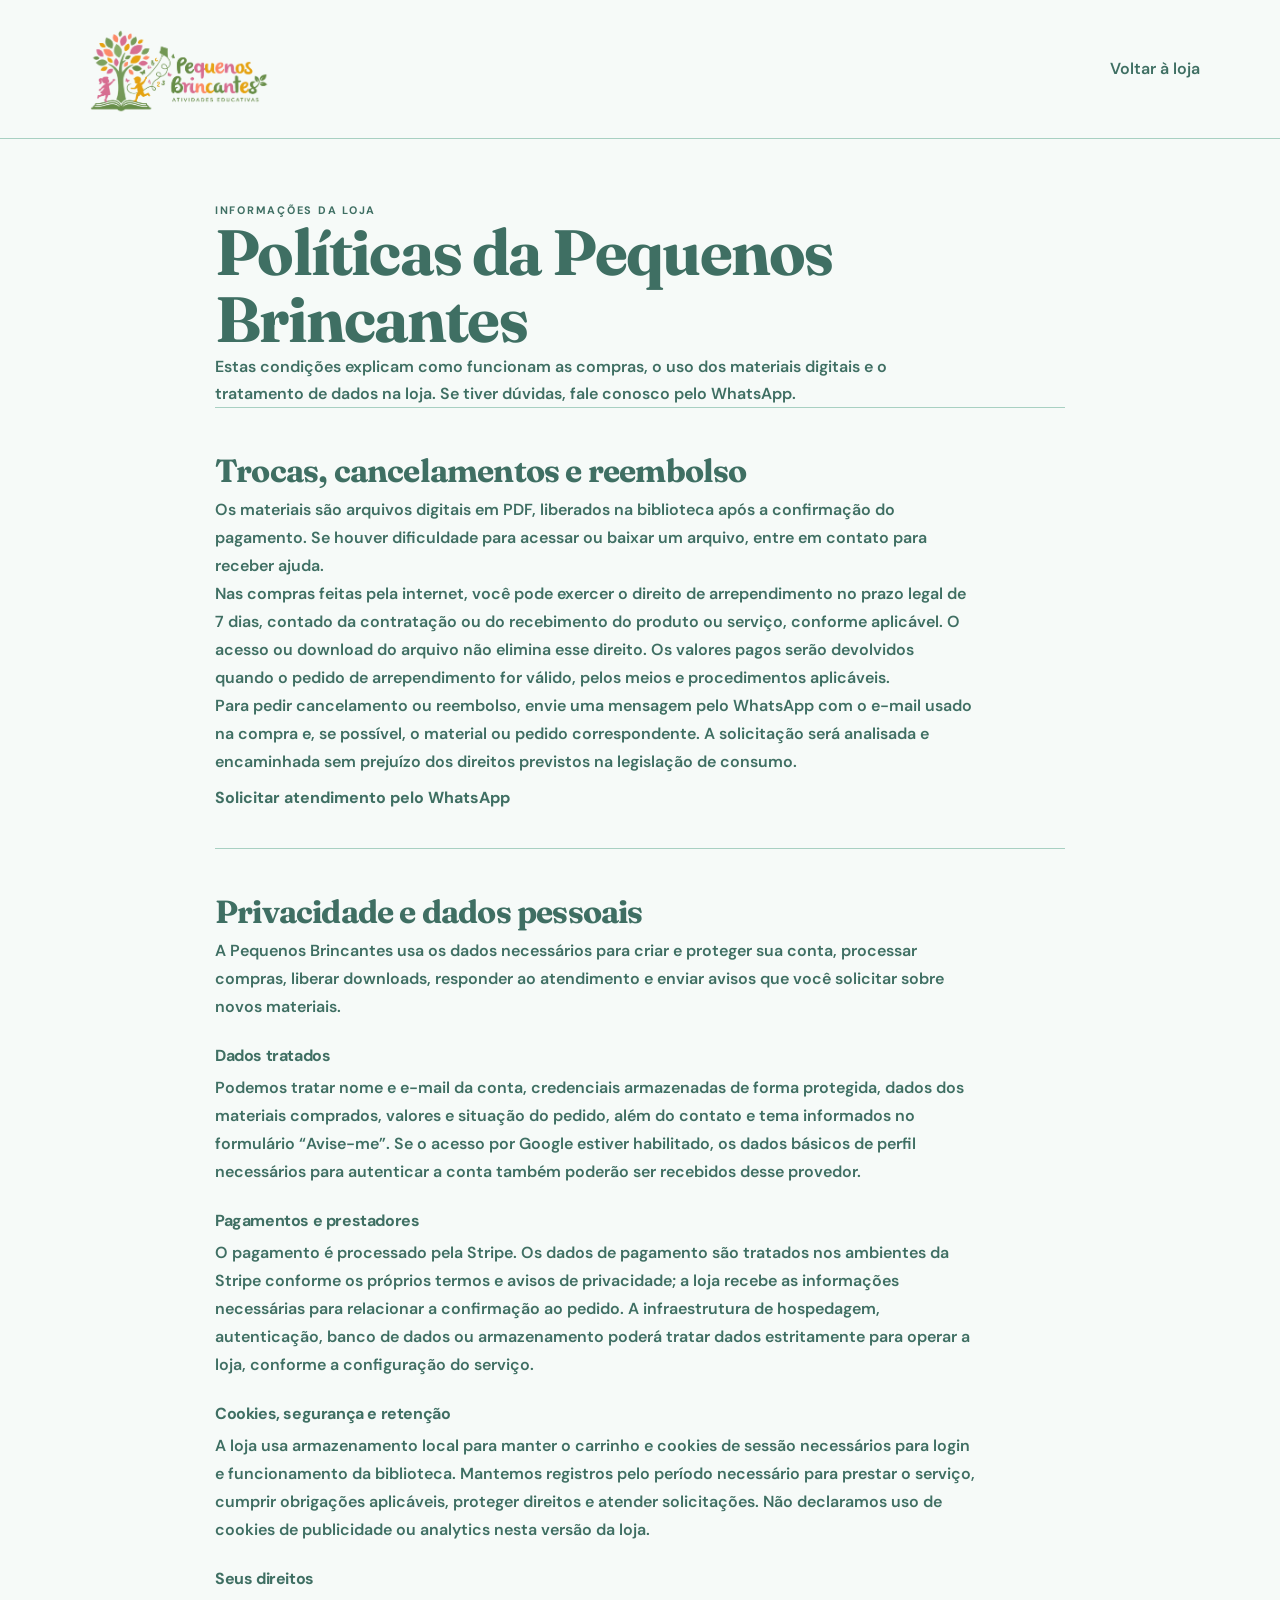
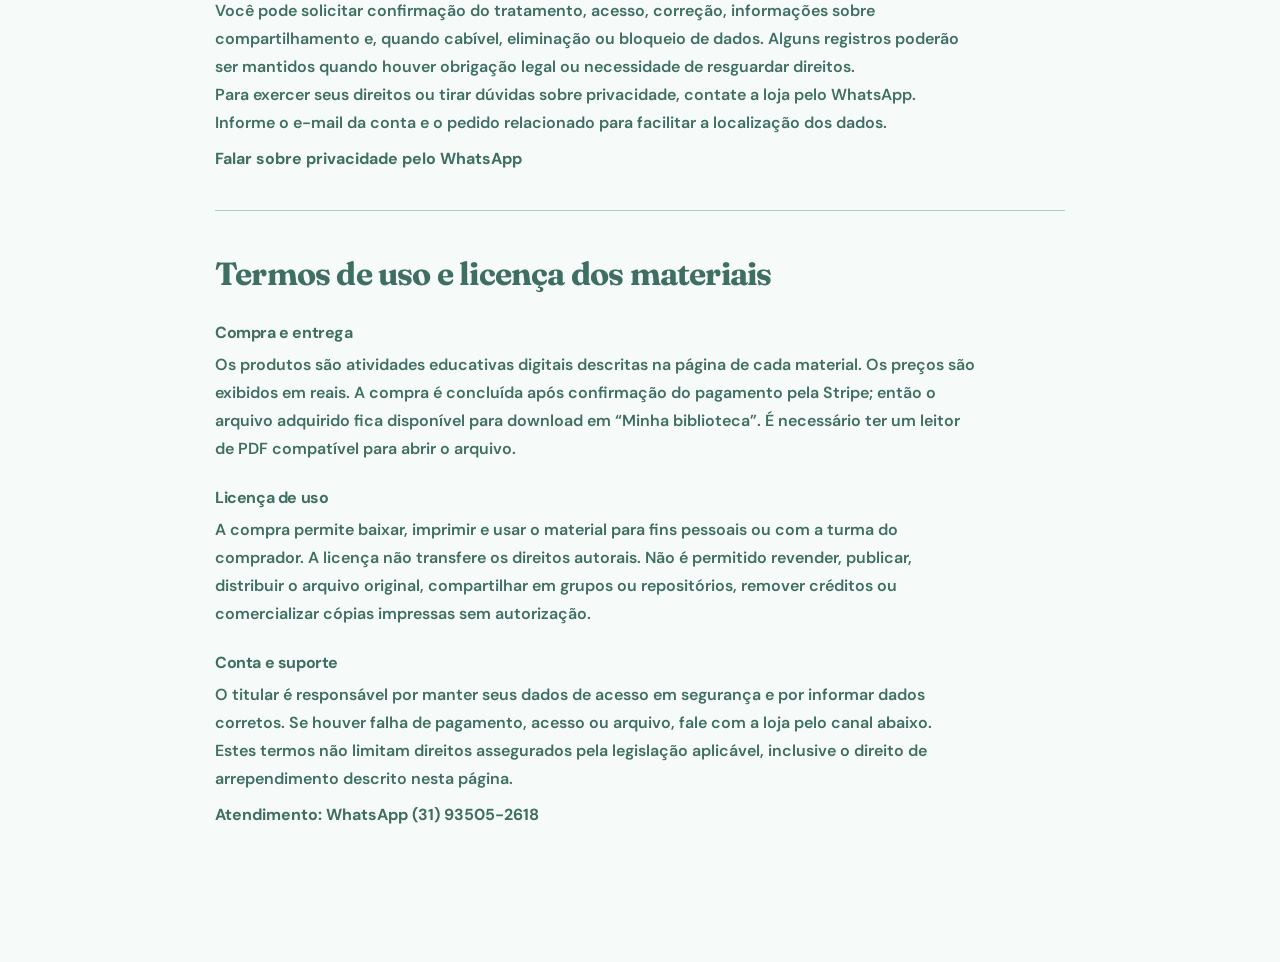
<file: politicas.html>
<!doctype html>
<html lang="pt-BR">
<head>
  <meta charset="utf-8">
  <meta name="viewport" content="width=device-width,initial-scale=1">
  <meta name="theme-color" content="#3F6F63">
  <title>Políticas da loja | Pequenos Brincantes</title>
  <link rel="preconnect" href="https://fonts.googleapis.com">
  <link rel="preconnect" href="https://fonts.gstatic.com" crossorigin>
  <link href="https://fonts.googleapis.com/css2?family=DM+Sans:wght@400;500;600;700&family=Fraunces:opsz,wght@9..144,500;9..144,600;9..144,700&display=swap" rel="stylesheet">
  <link rel="stylesheet" href="/style.css">
  <style>
    .legal-page{min-height:100vh;background:var(--color-1);color:var(--color-5)}
    .legal-header{display:flex;align-items:center;justify-content:space-between;padding:16px max(24px,calc((100vw - 1120px)/2));border-bottom:1px solid var(--color-3)}
    .legal-header img{display:block;width:190px;height:auto}
    .legal-header a:last-child,.legal-page a{color:var(--color-5);text-underline-offset:4px}
    .legal-main{width:min(850px,calc(100% - 40px));margin:0 auto;padding:64px 0 96px}
    .legal-main>p:first-of-type{max-width:680px;line-height:1.7}
    .legal-main h1,.legal-main h2{color:var(--color-5);font-family:var(--font-display)}
    .legal-main h1{font-size:clamp(2.5rem,6vw,4rem);line-height:1.05}
    .legal-section{padding:38px 0;border-top:1px solid var(--color-3);scroll-margin-top:24px}
    .legal-section h2{font-size:2rem}
    .legal-section h3{margin:24px 0 8px;font:700 1rem var(--font-body)}
    .legal-section p,.legal-section li{max-width:760px;color:var(--color-5);line-height:1.75}
    .legal-section ul{padding-left:22px}
    .legal-contact{display:inline-block;margin-top:10px;font-weight:700}
    @media(max-width:560px){.legal-header{padding-inline:20px}.legal-header img{width:150px}.legal-main{padding-top:42px}.legal-section{padding:28px 0}}
  </style>
</head>
<body class="legal-page">
  <header class="legal-header">
    <a href="/" aria-label="Pequenos Brincantes — início"><img src="/brand-logo.png" alt="Pequenos Brincantes"></a>
    <a href="/">Voltar à loja</a>
  </header>
  <main class="legal-main">
    <span class="eyebrow">INFORMAÇÕES DA LOJA</span>
    <h1>Políticas da Pequenos Brincantes</h1>
    <p>Estas condições explicam como funcionam as compras, o uso dos materiais digitais e o tratamento de dados na loja. Se tiver dúvidas, fale conosco pelo WhatsApp.</p>
    <section class="legal-section" id="reembolso">
      <h2>Trocas, cancelamentos e reembolso</h2>
      <p>Os materiais são arquivos digitais em PDF, liberados na biblioteca após a confirmação do pagamento. Se houver dificuldade para acessar ou baixar um arquivo, entre em contato para receber ajuda.</p>
      <p>Nas compras feitas pela internet, você pode exercer o direito de arrependimento no prazo legal de 7 dias, contado da contratação ou do recebimento do produto ou serviço, conforme aplicável. O acesso ou download do arquivo não elimina esse direito. Os valores pagos serão devolvidos quando o pedido de arrependimento for válido, pelos meios e procedimentos aplicáveis.</p>
      <p>Para pedir cancelamento ou reembolso, envie uma mensagem pelo WhatsApp com o e-mail usado na compra e, se possível, o material ou pedido correspondente. A solicitação será analisada e encaminhada sem prejuízo dos direitos previstos na legislação de consumo.</p>
      <a class="legal-contact" href="https://wa.me/5531935052618" target="_blank" rel="noopener noreferrer">Solicitar atendimento pelo WhatsApp</a>
    </section>
    <section class="legal-section" id="privacidade">
      <h2>Privacidade e dados pessoais</h2>
      <p>A Pequenos Brincantes usa os dados necessários para criar e proteger sua conta, processar compras, liberar downloads, responder ao atendimento e enviar avisos que você solicitar sobre novos materiais.</p>
      <h3>Dados tratados</h3>
      <p>Podemos tratar nome e e-mail da conta, credenciais armazenadas de forma protegida, dados dos materiais comprados, valores e situação do pedido, além do contato e tema informados no formulário “Avise-me”. Se o acesso por Google estiver habilitado, os dados básicos de perfil necessários para autenticar a conta também poderão ser recebidos desse provedor.</p>
      <h3>Pagamentos e prestadores</h3>
      <p>O pagamento é processado pela Stripe. Os dados de pagamento são tratados nos ambientes da Stripe conforme os próprios termos e avisos de privacidade; a loja recebe as informações necessárias para relacionar a confirmação ao pedido. A infraestrutura de hospedagem, autenticação, banco de dados ou armazenamento poderá tratar dados estritamente para operar a loja, conforme a configuração do serviço.</p>
      <h3>Cookies, segurança e retenção</h3>
      <p>A loja usa armazenamento local para manter o carrinho e cookies de sessão necessários para login e funcionamento da biblioteca. Mantemos registros pelo período necessário para prestar o serviço, cumprir obrigações aplicáveis, proteger direitos e atender solicitações. Não declaramos uso de cookies de publicidade ou analytics nesta versão da loja.</p>
      <h3>Seus direitos</h3>
      <p>Você pode solicitar confirmação do tratamento, acesso, correção, informações sobre compartilhamento e, quando cabível, eliminação ou bloqueio de dados. Alguns registros poderão ser mantidos quando houver obrigação legal ou necessidade de resguardar direitos.</p>
      <p>Para exercer seus direitos ou tirar dúvidas sobre privacidade, contate a loja pelo WhatsApp. Informe o e-mail da conta e o pedido relacionado para facilitar a localização dos dados.</p>
      <a class="legal-contact" href="https://wa.me/5531935052618" target="_blank" rel="noopener noreferrer">Falar sobre privacidade pelo WhatsApp</a>
    </section>
    <section class="legal-section" id="termos">
      <h2>Termos de uso e licença dos materiais</h2>
      <h3>Compra e entrega</h3>
      <p>Os produtos são atividades educativas digitais descritas na página de cada material. Os preços são exibidos em reais. A compra é concluída após confirmação do pagamento pela Stripe; então o arquivo adquirido fica disponível para download em “Minha biblioteca”. É necessário ter um leitor de PDF compatível para abrir o arquivo.</p>
      <h3>Licença de uso</h3>
      <p>A compra permite baixar, imprimir e usar o material para fins pessoais ou com a turma do comprador. A licença não transfere os direitos autorais. Não é permitido revender, publicar, distribuir o arquivo original, compartilhar em grupos ou repositórios, remover créditos ou comercializar cópias impressas sem autorização.</p>
      <h3>Conta e suporte</h3>
      <p>O titular é responsável por manter seus dados de acesso em segurança e por informar dados corretos. Se houver falha de pagamento, acesso ou arquivo, fale com a loja pelo canal abaixo. Estes termos não limitam direitos assegurados pela legislação aplicável, inclusive o direito de arrependimento descrito nesta página.</p>
      <a class="legal-contact" href="https://wa.me/5531935052618" target="_blank" rel="noopener noreferrer">Atendimento: WhatsApp (31) 93505-2618</a>
    </section>
  </main>
</body>
</html>
</file>
<file: style.css>
:root {
  --paper: var(--white);
  --sheet: var(--white);
  --ink: var(--ink);
  --muted: var(--burgundy);
  --accent: var(--burgundy);
  --accent-deep: var(--ink);
  --cta: var(--orange);
  --highlight: var(--white);
  --line: var(--tint);
  --danger: var(--burgundy);
  --font-display: Fraunces, Georgia, 'Times New Roman', serif;
  --font-body: 'DM Sans', Arial, sans-serif;
  --blue: var(--ink);
  --deep: var(--ink);
  --teal: var(--burgundy);
  --mint: var(--white);
  --yellow: var(--orange);
  --cream: var(--white);
  --space: 8px;
}
* { box-sizing: border-box; }
html { scroll-behavior: smooth; }
body { margin: 0; background: var(--paper); color: var(--ink); font: 600 16px/1.55 var(--font-body); }
h1, h2, h3, p { margin: 0; }
h1, h2, h3 { font-family: var(--font-display); font-weight: 700; letter-spacing: -.025em; }
button, input, select, textarea { font: inherit; }
button, a { -webkit-tap-highlight-color: transparent; }
button { cursor: pointer; }
a { color: inherit; text-decoration: none; }
a:focus-visible, button:focus-visible, input:focus-visible, select:focus-visible, textarea:focus-visible { outline: 3px solid var(--white); outline-offset: 2px; box-shadow: 0 0 0 4px var(--accent-deep); }
img, svg { max-width: 100%; }
.container { width: min(1160px, calc(100% - 48px)); margin-inline: auto; }
.site-header { min-height: 92px; display: flex; align-items: center; justify-content: space-between; gap: 24px; padding: 8px max(24px, calc((100vw - 1160px) / 2)); background: var(--paper); border-bottom: 1px solid var(--line); position: relative; z-index: 2; }
.brand { display: flex; align-items: center; white-space: nowrap; }
.brand-logo { width: 232px; height: 88px; overflow: hidden; flex: 0 0 auto; }
.brand-logo img, .footer-logo img { width: 100%; height: 100%; object-fit: cover; display: block; }
.site-header nav { display: flex; gap: 28px; font-size: .9rem; font-weight: 800; }
.site-header nav a, .back-store { text-underline-offset: 4px; }
.site-header nav a:hover, .back-store:hover, .hero-text-link:hover { text-decoration: underline; }
.header-actions { display: flex; align-items: center; gap: 12px; }
.account-chip { display: inline-flex; align-items: center; justify-content: center; min-height: 42px; padding: 8px 14px; border: 1px solid var(--line); border-radius: 8px; font-size: .84rem; font-weight: 800; white-space: nowrap; }
.button { min-height: 44px; display: inline-flex; align-items: center; justify-content: center; gap: 9px; padding: 10px 18px; border: 1px solid transparent; border-radius: 8px; font-size: .9rem; font-weight: 900; line-height: 1.2; white-space: nowrap; }
.button:hover { filter: brightness(.94); }
.button:disabled { opacity: .55; cursor: not-allowed; }
.button-green { background: var(--cta); color: var(--white); }
.button-yellow { background: var(--cta); color: var(--white); }
.button-white, .button-outline { background: var(--sheet); border-color: var(--line); color: var(--ink); }
.header-add svg { width: 19px; height: 19px; fill: none; stroke: currentColor; stroke-width: 1.8; stroke-linecap: round; stroke-linejoin: round; }
#cart-count { min-width: 20px; text-align: center; }
.hero { background: var(--accent-deep); color: var(--sheet); }
.hero-inner { min-height: 528px; display: grid; grid-template-columns: minmax(0, 1.05fr) minmax(340px, .95fr); align-items: center; gap: 32px; padding-block: 44px; }
.hero-copy { max-width: 650px; padding-block: 20px; }
.hero-label, .eyebrow { display: block; font-size: .74rem; font-weight: 900; letter-spacing: .105em; line-height: 1.4; }
.hero-label { color: var(--burgundy); margin-bottom: 16px; }
.hero h1 { max-width: 620px; color: var(--white); font-size: clamp(2.8rem, 5vw, 4.7rem); line-height: .98; }
.hero-copy > p { max-width: 510px; margin-top: 20px; color: var(--white); font-size: 1.06rem; }
.hero-copy > .hero-note { margin-top: 14px; color: var(--tint); font-size: .9rem; }
.hero-actions { display: flex; align-items: center; gap: 22px; margin-top: 28px; }
.hero-text-link { color: var(--white); font-weight: 800; text-underline-offset: 4px; }
.hero-art { position: relative; min-height: 420px; }
.hero-sheet { position: absolute; display: block; width: 190px; aspect-ratio: 3 / 4; padding: 8px; border: 1px solid var(--tint); border-radius: 3px; background: var(--sheet); color: var(--ink); box-shadow: 5px 6px 0 var(--ink); text-align: left; }
.hero-sheet-vowels { left: 2%; top: 42px; transform: rotate(-8deg); }
.hero-sheet-shapes { left: 31%; top: 10px; transform: rotate(4deg); z-index: 1; }
.hero-sheet-reading { right: 1%; top: 74px; transform: rotate(9deg); }
.worksheet-page { height: 100%; padding: 12px 11px; border: 1px solid var(--tint); background: var(--white); overflow: hidden; }
.worksheet-kicker { display: block; color: var(--accent); font-size: .43rem; font-weight: 900; letter-spacing: .08em; }
.worksheet-page h2 { margin-top: 13px; font-size: 1rem; line-height: 1.1; }
.worksheet-page p { margin-top: 8px; color: var(--muted); font-size: .54rem; line-height: 1.35; }
.worksheet-objects { display: grid; gap: 7px; margin: 14px 0; }
.worksheet-objects span { display: flex; align-items: center; gap: 8px; font-size: .5rem; }
.worksheet-objects i { width: 22px; height: 22px; display: block; border: 1.5px solid var(--accent); border-radius: 50%; position: relative; }
.apple-drawing::before { content: 'a'; position: absolute; inset: 0; color: var(--accent); font: 700 .9rem/20px var(--font-display); text-align: center; }
.sun-drawing::before { content: 'e'; position: absolute; inset: 0; color: var(--accent); font: 700 .9rem/20px var(--font-display); text-align: center; }
.house-drawing::before { content: 'i'; position: absolute; inset: 0; color: var(--accent); font: 700 .9rem/20px var(--font-display); text-align: center; }
.worksheet-writing { display: grid; gap: 9px; margin: 11px 0; font-size: .47rem; }
.worksheet-writing span, .worksheet-lines span { height: 11px; border-bottom: 1px dashed var(--burgundy); }
.worksheet-page small { color: var(--muted); font-size: .43rem; }
.shape-board { display: grid; grid-template-columns: repeat(3, 1fr); gap: 10px; place-items: center; margin: 25px 0 20px; }
.shape-board i { width: 24px; height: 24px; display: block; border: 2px solid var(--accent); }
.shape-circle { border-radius: 50%; }
.shape-triangle { border: 0!important; background: var(--highlight); clip-path: polygon(50% 0, 100% 100%, 0 100%); }
.shape-square { background: var(--tint); }
.worksheet-lines { display: grid; gap: 6px; margin: 18px 0; }
.worksheet-lines span { height: 13px; }
.worksheet-question { display: block; margin: 10px 0 7px; font-size: .5rem; }
.drawing-box { height: 62px; border: 1px dashed var(--burgundy); }
.hero-sheet-real { padding: 0; overflow: hidden; }
.hero-sheet-real img { width: 100%; height: 100%; display: block; object-fit: contain; }
.hero-sheet-real:nth-child(1) { left: 2%; top: 42px; transform: rotate(-7deg); }
.hero-sheet-real:nth-child(2) { left: 31%; top: 10px; transform: rotate(3deg); z-index: 1; }
.hero-sheet-real:nth-child(3) { right: 1%; top: 74px; transform: rotate(8deg); }
.section { padding: 80px 0 88px; }
.section-heading { display: flex; align-items: end; justify-content: space-between; gap: 24px; margin-bottom: 32px; }
.section-heading > div { max-width: 700px; }
.eyebrow { color: var(--accent-deep); }
.section h2 { margin-top: 8px; color: var(--ink); font-size: clamp(2.1rem, 3.4vw, 3.2rem); line-height: 1.04; }
.section-heading p { margin-top: 10px; max-width: 590px; color: var(--muted); }
#etapas { background: var(--accent-deep); color: var(--sheet); }
#etapas .eyebrow { color: var(--burgundy); }
#etapas h2 { color: var(--sheet); }
#etapas .section-heading p { color: var(--white); }
.level-grid { display: grid; grid-template-columns: repeat(3, minmax(0, 1fr)); align-items: start; gap: 20px; }
.level-card { position: relative; width: 100%; min-height: 290px; display: flex; flex-direction: column; align-items: flex-start; padding: 22px; border: 1px solid var(--tint); border-radius: 4px; background: var(--sheet); color: var(--ink); box-shadow: 4px 5px 0 var(--ink); text-align: left; }
.level-card::before { content: 'EI'; position: absolute; top: 14px; right: 14px; min-width: 35px; padding: 5px 7px; background: var(--highlight); color: var(--ink); font: 900 .65rem/1 var(--font-body); text-align: center; transform: rotate(5deg); }
.level-fundamental-one::before { content: '1º–5º'; }
.level-fundamental-two::before { content: '6º–9º'; }
.level-infantil { margin-top: 18px; transform: rotate(-1.2deg); }
.level-fundamental-one { margin-top: 52px; transform: rotate(.8deg); }
.level-fundamental-two { margin-top: 4px; transform: rotate(-.6deg); }
.level-icon { width: 112px; height: 112px; display: block; margin-bottom: 14px; }
.level-icon img { width: 100%; height: 100%; object-fit: contain; display: block; }
.level-card strong { font: 700 1.5rem/1.1 var(--font-display); }
.level-card small { max-width: 275px; margin-top: 8px; color: var(--muted); font-size: .9rem; }
.card-link { margin-top: auto; padding-top: 18px; color: var(--accent-deep); font-size: .84rem; font-weight: 900; text-decoration: underline; text-underline-offset: 4px; }
.count-pill { padding: 6px 10px; border-bottom: 2px solid var(--accent); color: var(--accent-deep); font-size: .82rem; font-weight: 900; white-space: nowrap; }
.filter-bar { display: grid; grid-template-columns: minmax(240px, 2fr) minmax(145px, 1fr) minmax(145px, 1fr) auto; align-items: end; gap: 16px; padding: 18px 0; border-block: 1px solid var(--line); margin-bottom: 30px; }
.search-field { height: 48px; display: flex; align-items: center; gap: 10px; padding: 0 12px; border: 1px solid var(--line); border-radius: 6px; background: var(--sheet); }
.search-field svg { width: 20px; height: 20px; flex: 0 0 auto; fill: none; stroke: var(--ink); stroke-width: 1.8; stroke-linecap: round; }
.search-field input { width: 100%; border: 0; outline: 0; background: transparent; color: var(--ink); }
.filter-field { display: flex; flex-direction: column; gap: 5px; color: var(--muted); font-size: .76rem; font-weight: 900; }
.filter-field select { height: 48px; min-width: 0; padding: 0 10px; border: 1px solid var(--line); border-radius: 6px; background: var(--sheet); color: var(--ink); }
.clear-button { height: 48px; border: 0; background: transparent; color: var(--accent-deep); font-size: .82rem; font-weight: 900; text-decoration: underline; text-underline-offset: 4px; }
.material-grid { display: grid; grid-template-columns: repeat(3, minmax(0, 1fr)); align-items: start; gap: 20px; }
.material { min-width: 0; padding: 0 0 20px; border-bottom: 2px solid var(--line); }
.material:nth-child(3n + 2) { margin-top: 24px; }
.material-top { display: flex; align-items: center; justify-content: space-between; gap: 12px; min-height: 34px; }
.material-level { display: inline-flex; align-items: center; width: max-content; max-width: 100%; padding: 4px 8px; border-left: 3px solid var(--accent); color: var(--ink); font-size: .72rem; font-weight: 900; }
.material-format { color: var(--muted); font-size: .7rem; font-weight: 900; letter-spacing: .08em; }
.material-preview { width: min(100%, 230px); aspect-ratio: 3 / 4; display: block; margin: 12px auto 18px; padding: 7px; border: 1px solid var(--line); background: var(--sheet); box-shadow: 4px 5px 0 var(--ink); transform: rotate(-1.5deg); }
.material-preview img { width: 100%; height: 100%; display: block; object-fit: contain; }
.material h3 { margin-top: 12px; font-size: 1.5rem; line-height: 1.12; }
.material p { min-height: 48px; margin-top: 7px; color: var(--muted); font-size: .9rem; }
.meta { display: flex; justify-content: space-between; gap: 12px; margin-top: 14px; padding-top: 12px; border-top: 1px solid var(--line); color: var(--muted); font-size: .78rem; }
.meta strong { color: var(--ink); font-size: .95rem; }
.material-actions { display: flex; flex-wrap: wrap; gap: 8px; margin-top: 16px; }
.material-actions button { min-height: 40px; padding: 8px 12px; border: 1px solid var(--accent); border-radius: 6px; background: var(--accent); color: var(--white); font-size: .78rem; font-weight: 900; }
.material-actions button:nth-child(2) { background: transparent; color: var(--accent-deep); }
.empty-state { max-width: 670px; margin: 30px auto; padding: 28px 24px; border: 1px solid var(--line); background: var(--sheet); text-align: left; }
.empty-drawing { width: 104px; height: 78px; margin-bottom: 14px; fill: none; stroke: var(--accent); stroke-width: 2.4; stroke-linecap: round; stroke-linejoin: round; }
.empty-state h3 { max-width: 520px; font-size: 1.8rem; line-height: 1.1; }
.empty-state p { max-width: 530px; margin-top: 10px; color: var(--muted); }
.text-link { display: inline-flex; margin-top: 16px; color: var(--accent-deep); font-weight: 900; text-decoration: underline; text-underline-offset: 4px; }
.seasonal-section { padding-top: 72px; }
.seasonal-section .section-heading { align-items: end; }
.month-link { padding: 7px 0; border: 0; border-bottom: 1px solid var(--accent); background: transparent; color: var(--accent-deep); font-size: .84rem; font-weight: 900; white-space: nowrap; }
.seasonal-grid { display: grid; grid-template-columns: repeat(4, minmax(0, 1fr)); gap: 18px; }
.seasonal-card { min-width: 0; padding: 0 0 16px; border-bottom: 1px solid var(--line); }
.seasonal-preview-button { width: 100%; aspect-ratio: 4 / 3; display: block; margin-bottom: 12px; padding: 6px; border: 1px solid var(--line); background: var(--sheet); box-shadow: 3px 4px 0 var(--ink); cursor: pointer; }
.seasonal-preview-button img { width: 100%; height: 100%; display: block; object-fit: contain; }
.seasonal-card h3 { font-size: 1.22rem; line-height: 1.15; }
.seasonal-card time { display: block; margin-top: 5px; color: var(--muted); font-size: .78rem; }
.seasonal-price, .coming-badge { display: inline-block; margin-top: 10px; color: var(--accent-deep); font-size: .77rem; font-weight: 900; }
.seasonal-link { display: block; width: max-content; margin-top: 8px; color: var(--accent-deep); font-size: .78rem; font-weight: 900; text-decoration: underline; text-underline-offset: 3px; }
.notify-button { margin-top: 9px; padding: 7px 10px; border: 1px solid var(--line); border-radius: 6px; background: transparent; color: var(--ink); font-size: .77rem; font-weight: 900; }
.how { padding-block: 54px 62px; border-top: 1px solid var(--line); }
.how .container { display: grid; grid-template-columns: .65fr 1.35fr; align-items: center; gap: 30px; }
.steps-flow { display: flex; align-items: center; justify-content: space-between; gap: 18px; color: var(--ink); font-size: 1.06rem; font-weight: 800; }
.steps-flow b { color: var(--accent); font: 700 1.6rem var(--font-display); }
footer { padding: 28px 0; background: var(--accent-deep); color: var(--sheet); }
.footer-inner { display: flex; align-items: center; justify-content: space-between; gap: 24px; }
.footer-logo { width: 190px; height: 74px; overflow: hidden; }
.footer-inner p { max-width: 340px; color: var(--white); font-size: .85rem; }
.footer-inner a:not(.brand) { font-size: .85rem; font-weight: 900; text-decoration: underline; text-underline-offset: 4px; }
.footer-links { display: flex; gap: 18px; }
dialog { width: min(460px, calc(100% - 24px)); max-height: min(90vh, 820px); padding: 0; border: 1px solid var(--line); border-radius: 10px; background: var(--sheet); color: var(--ink); }
dialog::backdrop { background: var(--ink); }
.confirm-body { position: relative; padding: 28px; }
.confirm-body h2 { padding-right: 38px; font-size: 2rem; line-height: 1.05; }
.confirm-body > p { margin-top: 10px; color: var(--muted); }
.cart-close, .preview-close { position: absolute; top: 12px; right: 12px; width: 36px; height: 36px; border: 1px solid var(--line); border-radius: 6px; background: var(--paper); color: var(--ink); font-size: 1.4rem; line-height: 1; }
.cart-line { display: grid; grid-template-columns: 1fr auto auto; align-items: center; gap: 14px; padding: 12px 0; border-bottom: 1px solid var(--line); }
.cart-line button { width: 30px; height: 30px; border: 1px solid var(--line); border-radius: 6px; background: transparent; color: var(--danger); }
.cart-total { color: var(--ink)!important; text-align: right; font-weight: 900; }
.cart-message { color: var(--danger)!important; font-size: .85rem; }
#checkout-button { width: 100%; margin-top: 12px; }
.theme-alert-form { display: flex; flex-direction: column; gap: 10px; }
.theme-alert-form h2 { padding-right: 30px; }
.theme-alert-form label { margin-top: 6px; font-size: .82rem; font-weight: 900; }
.theme-alert-form small { color: var(--muted); font-size: .74rem; }
.theme-alert-form input { width: 100%; min-height: 46px; padding: 10px 12px; border: 1px solid var(--line); border-radius: 6px; background: var(--white); color: var(--ink); }
.theme-alert-form .theme-alert-message { min-height: 22px; color: var(--accent-deep); font-size: .82rem; }
.preview-dialog { width: min(900px, calc(100% - 24px)); max-width: none; overflow: visible; }
.preview-modal { display: grid; grid-template-columns: minmax(0, 1.1fr) minmax(250px, .9fr); align-items: center; gap: 28px; padding: 28px; }
.preview-gallery { position: relative; padding: 18px; border: 1px solid var(--line); background: var(--paper); }
.preview-stage { position: relative; width: min(100%, 360px); aspect-ratio: 3 / 4; margin-inline: auto; overflow: hidden; border: 1px solid var(--line); background: var(--sheet); box-shadow: 4px 5px 0 var(--ink); touch-action: pan-y; }
.preview-stage img { width: 100%; height: 100%; display: block; object-fit: contain; }
.preview-stage.is-empty { display: grid; place-items: center; color: var(--muted); font-size: .9rem; }
.preview-nav { position: absolute; top: 50%; width: 36px; height: 42px; border: 1px solid var(--line); border-radius: 6px; background: var(--sheet); color: var(--ink); font-size: 1.5rem; }
.preview-nav.previous { left: 6px; }
.preview-nav.next { right: 6px; }
.preview-nav[hidden], .preview-page-indicator[hidden] { display: none; }
.preview-page-indicator { position: absolute; bottom: 24px; left: 50%; transform: translateX(-50%); padding: 4px 8px; background: var(--sheet); color: var(--ink); font-size: .72rem; font-weight: 900; }
.preview-details h2 { margin: 12px 0 8px; font-size: 2rem; line-height: 1.05; }
.preview-details p { color: var(--muted); font-size: .9rem; }
.preview-meta { display: flex; flex-wrap: wrap; gap: 8px; margin: 18px 0; }
.preview-meta > * { padding: 5px 8px; border: 1px solid var(--line); color: var(--ink); font-size: .72rem; font-weight: 900; }
.preview-meta strong { border-color: var(--accent); color: var(--accent-deep); }
.preview-details .button { width: 100%; }
@media (max-width: 900px) {
  .site-header nav { gap: 16px; }
  .hero-inner { min-height: 500px; grid-template-columns: 1fr .9fr; gap: 12px; }
  .hero-sheet { width: 166px; }
  .hero-art { min-height: 370px; }
  .level-grid { gap: 14px; }
  .level-card { padding: 18px; }
  .seasonal-grid { grid-template-columns: repeat(2, minmax(0, 1fr)); }
}
@media (max-width: 700px) {
  .container { width: calc(100% - 32px); }
  .site-header { min-height: 76px; padding-inline: 16px; }
  .brand-logo { width: 170px; height: 68px; }
  .site-header nav { display: none; }
  .header-actions { gap: 7px; }
  .account-chip { min-height: 38px; padding: 6px 9px; font-size: .76rem; }
  .header-add { min-height: 38px; padding: 7px 10px; font-size: .75rem; }
  .hero-inner { min-height: 0; grid-template-columns: 1fr; gap: 0; padding-block: 38px 28px; }
  .hero-copy { padding: 0; }
  .hero h1 { max-width: 560px; font-size: clamp(2.55rem, 11vw, 3.6rem); }
  .hero-copy > p { font-size: .98rem; }
  .hero-actions { margin-top: 20px; }
  .hero-art { width: min(100%, 390px); min-height: 310px; margin: 8px auto 0; }
  .hero-sheet { width: 145px; }
  .hero-sheet-vowels { left: 1%; top: 40px; }
  .hero-sheet-shapes { left: calc(50% - 72px); top: 8px; }
  .hero-sheet-reading { right: 1%; top: 48px; }
  .section { padding: 56px 0 64px; }
  .section-heading { align-items: start; margin-bottom: 24px; }
  .section h2 { font-size: 2.25rem; }
  .level-grid { grid-template-columns: 1fr; gap: 18px; padding-inline: 6px; }
  .level-card { min-height: 240px; }
  .level-infantil, .level-fundamental-one, .level-fundamental-two { margin-top: 0; }
  .level-infantil { transform: rotate(-.8deg); }
  .level-fundamental-one { transform: rotate(.6deg); }
  .level-fundamental-two { transform: rotate(-.4deg); }
  .filter-bar { grid-template-columns: 1fr 1fr; gap: 12px; padding-block: 14px; }
  .search-field { grid-column: 1 / -1; }
  .clear-button { grid-column: 1 / -1; justify-self: start; }
  .material-grid { grid-template-columns: 1fr; gap: 24px; }
  .material:nth-child(3n + 2) { margin-top: 0; }
  .material-preview { width: min(74%, 280px); }
  .seasonal-section { padding-top: 52px; }
  .seasonal-grid { grid-template-columns: 1fr 1fr; gap: 16px; }
  .seasonal-card h3 { font-size: 1.08rem; }
  .how { padding-block: 42px; }
  .how .container { grid-template-columns: 1fr; gap: 16px; }
  .steps-flow { flex-wrap: wrap; justify-content: flex-start; gap: 8px 12px; font-size: .92rem; }
  .steps-flow b { font-size: 1.2rem; }
  .footer-inner { align-items: flex-start; flex-wrap: wrap; }
  .footer-inner p { flex-basis: calc(100% - 210px); }
  .footer-links { width: 100%; }
  .preview-modal { grid-template-columns: 1fr; gap: 18px; padding: 18px; }
  .preview-gallery { padding: 12px; }
  .preview-stage { width: min(100%, 300px); }
  .preview-details h2 { font-size: 1.7rem; }
}
@media (max-width: 420px) {
  .site-header { padding-inline: 10px; }
  .brand-logo { width: 140px; height: 60px; }
  .account-chip { padding-inline: 7px; font-size: .7rem; }
  .header-add { padding-inline: 8px; font-size: .69rem; }
  .hero-art { min-height: 276px; }
  .hero-sheet { width: 125px; padding: 6px; }
  .worksheet-page { padding: 9px 8px; }
  .worksheet-page h2 { font-size: .88rem; }
  .section-heading { flex-direction: column; }
  .count-pill { align-self: flex-start; }
  .seasonal-grid { grid-template-columns: 1fr; }
  .footer-inner p { flex-basis: 100%; }
  .confirm-body { padding: 22px; }
}
@media (prefers-reduced-motion: reduce) {
  html { scroll-behavior: auto; }
}
[hidden] { display: none !important; }
/* Editorial layout extensions */
.hero { background: var(--paper); color: var(--ink); }
.hero-inner { grid-template-columns: repeat(12,minmax(0,1fr)); }
.hero-copy { grid-column: 1 / 7; }
.hero-art { grid-column: 7 / 13; }
.hero-label { color: var(--accent-deep); }
.hero h1 { color: var(--ink); font-family: var(--font-display); font-weight: 600; letter-spacing: -.04em; }
.hero-copy > p { color: var(--ink); line-height: 1.7; }
.hero-copy > .hero-note { color: var(--muted); }
.eyebrow { color: var(--accent-deep); }
.level-grid { grid-template-columns: repeat(12,minmax(0,1fr)); }
.level-card { grid-column: span 4; }
.level-card::before { background: var(--paper); color: var(--accent-deep); }
.level-icon { width: 124px; height: 124px; }
.section { padding-block: 88px 96px; }
.section-heading { justify-content: start; }
.section-heading > div { max-width: 760px; }
.section-heading p { line-height: 1.7; }
.material-grid { column-gap: 34px; row-gap: 46px; }
.material:nth-child(3n + 2) { margin-top: 38px; }
.material h3 { font-family: var(--font-display); }
.material-format { letter-spacing: .1em; }
.material-preview { background: var(--white); }
.material-actions button { border-radius: 5px; }
.material-actions button:nth-child(2) { border-color: var(--line); }
.search-field, .filter-field select { border-radius: 5px; }
.filter-bar { border-color: var(--line); }
#etapas { background: var(--accent-deep); }
.level-card { border-radius: 4px; }
.about { border-block: 1px solid var(--line); }
.about .container { display: grid; grid-template-columns: repeat(12,minmax(0,1fr)); align-items: center; gap: 48px; }
.about-kicker { grid-column: 1 / 5; }
.about-kicker img { display:block; width:min(100%,340px); margin-top:22px; }
.about-copy { grid-column: 6 / 13; max-width: 650px; }
.about-copy h2 { font-size: clamp(2.3rem,4vw,3.5rem); line-height:1.02; }
.about-copy p { margin-top:18px; color:var(--muted); line-height:1.8; }
.faq { padding-block:72px 88px; }
.faq .section-heading { margin-bottom:26px; }
.faq-list { max-width:900px; border-top:1px solid var(--line); }
.faq-list details { border-bottom:1px solid var(--line); }
.faq-list summary { position:relative; padding:18px 38px 18px 0; cursor:pointer; font:600 1.18rem var(--font-display); list-style:none; }
.faq-list summary::-webkit-details-marker { display:none; }
.faq-list summary::after { content:'+'; position:absolute; right:4px; top:14px; color:var(--accent-deep); font:500 1.5rem var(--font-body); }
.faq-list details[open] summary::after { content:'−'; }
.faq-list details p { max-width:740px; padding:0 20px 20px 0; color:var(--muted); line-height:1.75; }
.footer-inner { align-items:flex-start; }
.footer-brand { max-width:390px; }
.footer-brand p { margin-top:12px; line-height:1.7; }
.footer-meta { max-width:520px; display:grid; gap:10px; }
.footer-meta p { color:var(--white); font-size:.82rem; }
.footer-links a { text-decoration:underline; text-underline-offset:4px; }
.checkout-reassurance { padding-top:12px; border-top:1px solid var(--line); font-size:.8rem; line-height:1.6; }
.preview-details { max-height:min(80vh,760px); overflow:auto; padding:4px; }
.preview-details h2 { font-family:var(--font-display); }
.preview-information { display:grid; gap:14px; margin:20px 0; }
.preview-information section { padding-top:12px; border-top:1px solid var(--line); }
.preview-information h3 { margin-bottom:5px; font:700 .96rem var(--font-body); }
.preview-information p { font-size:.82rem; line-height:1.6; }
.preview-meta > * { border-radius:4px; }
@media(max-width:900px) {
 .about .container { gap:26px; }
 .hero-inner { grid-template-columns:repeat(12,minmax(0,1fr)); }
 .level-card { grid-column:span 4; }
}
@media(max-width:700px) {
 .hero-copy, .hero-art { grid-column:1 / -1; }
 .hero-inner { grid-template-columns:1fr; }
 .hero-art { width:min(100%,390px); }
 .level-card { grid-column:1 / -1; }
 .about .container { grid-template-columns:1fr; gap:20px; }
 .about-kicker, .about-copy { grid-column:1 / -1; }
 .about-kicker img { width:220px; margin-top:12px; }
 .section { padding-block:58px 66px; }
 .material-grid { row-gap:28px; }
 .material:nth-child(3n + 2) { margin-top:0; }
 .footer-inner { display:grid; }
}
.site-header { position:sticky; top:0; }
#cart-dialog { width:min(460px,100%); height:100dvh; max-height:100dvh; margin:0 0 0 auto; border-radius:6px 0 0 6px; animation:cart-in .18s ease-out; }
#cart-dialog .confirm-body { padding-top:44px; }
@keyframes cart-in { from { opacity:0; transform:translateX(18px); } to { opacity:1; transform:translateX(0); } }
@media(prefers-reduced-motion:reduce) { #cart-dialog { animation:none; } }
/* Final publisher-style visual system */
:root{--paper:var(--white);--sheet:var(--white);--ink:var(--ink);--muted:var(--ink);--brand:var(--ink);--brand-dark:var(--ink);--cta:var(--orange);--hairline:rgba(27,27,27,.42);--line:rgba(27,27,27,.32);--font-display:Fraunces,Georgia,serif;--font-body:'DM Sans',Arial,sans-serif;--paper-old:var(--white);--accent:var(--ink);--accent-deep:var(--ink);--blue:var(--ink);--deep:var(--ink);--teal:var(--ink);--mint:var(--white);--yellow:var(--orange);--cream:var(--white)}
body{background:var(--paper);color:var(--ink);font-family:var(--font-body)}
h1,h2,h3{font-family:var(--font-display);color:var(--ink)}
a,button{color:inherit}
a:focus-visible,button:focus-visible,input:focus-visible,select:focus-visible,textarea:focus-visible{outline:2px solid var(--ink);outline-offset:3px;box-shadow:none}
.site-header{min-height:78px;padding:6px max(24px,calc((100vw - 1200px)/2));position:sticky;top:0;background:var(--paper);border-bottom:1px solid var(--hairline)}
.brand-logo{width:190px;height:72px}
.site-header nav{gap:24px;font-size:.82rem;font-weight:600}
.site-header nav a:hover,.footer-column a:hover,.back-store:hover,.hero-text-link:hover,.material-preview-link:hover,.card-link:hover,.seasonal-link:hover{color:var(--brand);text-decoration:underline;text-underline-offset:4px}
.account-chip{border-color:var(--hairline);border-radius:3px;color:var(--brand);font-size:.8rem}
.button{border-radius:3px;box-shadow:none;font-family:var(--font-body)}
.button-green{background:var(--brand-dark);color:var(--sheet)}
.button-yellow{background:var(--paper);border-color:var(--hairline);color:var(--ink)}
.button-buy{background:var(--cta);border-color:var(--cta);color:var(--white)}
.button:hover{filter:none;text-decoration:underline;text-underline-offset:3px}
.hero{background:var(--paper);color:var(--ink);border-bottom:1px solid var(--hairline)}
.hero-inner{width:min(1200px,calc(100% - 64px));min-height:548px;grid-template-columns:repeat(12,minmax(0,1fr));gap:12px;padding-block:48px 32px}
.hero-copy{grid-column:1 / 8;max-width:720px}
.hero-label,.eyebrow{font-size:.68rem;letter-spacing:.16em;font-weight:700;color:var(--brand-dark)}
.hero-label{margin-bottom:22px}
.hero h1{max-width:720px;font-size:clamp(3.2rem,6vw,5.7rem);line-height:.98;letter-spacing:-.045em;color:var(--ink)}
.hero-copy>p{max-width:590px;margin-top:22px;color:var(--muted);font-size:1.03rem;line-height:1.75}
.hero-copy>.hero-note{max-width:550px;margin-top:10px;font-size:.88rem}
.hero-actions{margin-top:18px}
.hero-text-link{color:var(--brand-dark);font-size:.93rem;font-weight:700;text-decoration:underline;text-underline-offset:4px}
.hero-art{grid-column:8 / 13;min-height:440px}
.hero-sheet{width:186px;padding:7px;border:1px solid var(--hairline);border-radius:2px;background:var(--sheet);box-shadow:4px 5px 0 rgba(27,27,27,.18)}
.worksheet-page{border-color:var(--line);background:var(--sheet)}
.worksheet-kicker{color:var(--brand-dark)}
.hero-facts{width:min(1200px,calc(100% - 64px));margin:auto;display:grid;grid-template-columns:repeat(3,1fr);border-bottom:1px solid var(--hairline);font-size:.75rem;font-weight:600;letter-spacing:.02em}
.hero-facts span{padding:13px 18px}
.hero-facts span+span{border-left:1px solid var(--hairline)}
.section{padding:88px 0 96px}
.section h2{font-size:clamp(2.5rem,4.5vw,4.2rem);line-height:1.02;letter-spacing:-.04em}
.section-heading{display:grid;grid-template-columns:repeat(12,minmax(0,1fr));margin-bottom:38px}
.section-heading>div{grid-column:1 / 9}
.section-heading p{max-width:600px;line-height:1.7}
.eyebrow{color:var(--brand-dark)}
#etapas,.section-mint,#como-funciona,footer{background:var(--paper);color:var(--ink)}
#etapas{border-block:1px solid var(--hairline)}
#etapas h2,#etapas .section-heading p{color:var(--ink)}
.level-grid{grid-template-columns:repeat(12,minmax(0,1fr));gap:28px;align-items:start}
.level-card{grid-column:span 4;min-height:0;padding:18px 0 20px;border:0;border-top:1px solid var(--hairline);border-radius:0;background:transparent;box-shadow:none;transform:none!important}
.level-card::before{content:none}
.level-card:hover{box-shadow:none;transform:none!important}
#etapas .eyebrow{color:var(--brand-dark)}
.level-card.level-infantil{margin-top:0}
.level-card.level-fundamental-one{margin-top:44px}
.level-card.level-fundamental-two{margin-top:12px}
.level-kicker{display:block;margin-bottom:24px;color:var(--brand-dark);font-size:.66rem;font-weight:700;letter-spacing:.13em}
.level-card strong{font:600 clamp(1.6rem,2.4vw,2.25rem)/1.06 var(--font-display);color:var(--ink)}
.level-card small{margin-top:10px;color:var(--muted);font-size:.88rem;line-height:1.65}
.card-link{margin-top:22px;padding:0;color:var(--brand-dark);font-size:.78rem;font-weight:700;text-decoration:underline;text-underline-offset:4px}
.count-pill{border:0;border-bottom:1px solid var(--hairline);border-radius:0;color:var(--ink);background:transparent}
.filter-bar{grid-template-columns:minmax(230px,2fr) minmax(140px,1fr) minmax(140px,1fr) auto;border-block:1px solid var(--hairline);gap:12px;padding:14px 0}
.search-field,.filter-field select{border:1px solid var(--hairline);border-radius:3px;background:var(--paper);color:var(--ink)}
.search-field svg{stroke:var(--ink)}
.filter-field{color:var(--ink)}
.clear-button{color:var(--brand-dark);text-decoration:underline;text-underline-offset:4px}
.material-grid{grid-template-columns:repeat(12,minmax(0,1fr));gap:38px 26px;align-items:start}
.material{grid-column:span 4;min-width:0;padding:0 0 22px;border:0;border-bottom:1px solid var(--hairline);background:transparent}
.material:nth-child(3n+2){margin-top:34px}
.material-cover{width:min(100%,300px);aspect-ratio:3/4;display:block;margin:0 0 14px;padding:6px;border:1px solid var(--hairline);border-radius:2px;background:var(--sheet);box-shadow:3px 4px 0 rgba(27,27,27,.14);cursor:pointer}
.material-cover img{width:100%;height:100%;display:block;object-fit:contain}
.cover-fallback{height:100%;display:grid;place-items:center;padding:22px;color:var(--ink);font:600 1.4rem/1.1 var(--font-display);text-align:center}
.material-top{justify-content:flex-start;gap:12px;min-height:0}
.material-level,.material-grade{width:auto;max-width:100%;padding:0;border:0;border-radius:0;background:none;color:var(--brand-dark);font-size:.64rem;font-weight:700;letter-spacing:.1em;text-transform:uppercase}
.material h3{margin-top:10px;font:600 1.72rem/1.04 var(--font-display);color:var(--ink);letter-spacing:-.025em}
.material p{min-height:0;margin-top:8px;color:var(--muted)}
.meta{display:grid;grid-template-columns:1fr auto;gap:6px 12px;margin-top:14px;padding-top:10px;border-top:1px solid var(--line);font-size:.77rem}
.meta strong{grid-column:2;grid-row:1/3;color:var(--ink);font:600 1.18rem var(--font-display)}
.material-format{display:none}
.material-preview-link{display:block;margin-top:12px;padding:0;border:0;border-radius:0;background:none;color:var(--brand-dark);font-size:.8rem;font-weight:700;text-decoration:underline;text-underline-offset:4px}
.material-actions{display:flex;gap:8px}
.empty-state{max-width:720px;margin:42px 0;padding:24px 0;border:0;border-block:1px solid var(--hairline);border-radius:0;background:transparent}
.empty-drawing{display:none}
.empty-state h3{font-size:2rem}
.empty-state p{color:var(--muted);line-height:1.7}
.text-link{color:var(--brand-dark);text-decoration:underline;text-underline-offset:4px}
.seasonal-section{padding-top:78px}
.seasonal-grid{grid-template-columns:repeat(12,minmax(0,1fr));gap:26px}
.seasonal-card{grid-column:span 3;padding:0 0 16px;border-bottom:1px solid var(--hairline);border-radius:0;background:none;box-shadow:none}
.seasonal-preview-button{border:1px solid var(--hairline);border-radius:2px;background:var(--sheet);box-shadow:none}
.seasonal-price,.coming-badge{color:var(--ink);background:none;border-radius:0}
.notify-button{border:0;border-radius:0;padding:0;background:none;color:var(--brand-dark);text-decoration:underline;text-underline-offset:4px}
.month-link{border-bottom:1px solid var(--brand);border-radius:0;color:var(--brand-dark)}
.how{border-top:1px solid var(--hairline)}
.how .container{grid-template-columns:repeat(12,minmax(0,1fr));gap:28px}
.how .container>div{grid-column:1 / 6}
.steps-flow{grid-column:6 / 13;color:var(--ink);font-size:.96rem;font-weight:500}
.steps-flow b{color:var(--ink);font-family:var(--font-body);font-size:1rem;font-weight:400}
.about{border-bottom:1px solid var(--hairline)}
.about .container{grid-template-columns:repeat(12,minmax(0,1fr));gap:40px}
.about-copy{grid-column:1 / 8}
.about-copy h2{color:var(--ink)}
.creator-note{max-width:700px;margin:24px 0 10px;color:var(--ink);font:500 clamp(1.5rem,2.7vw,2.3rem)/1.25 var(--font-display)}
.creator-credit{color:var(--muted);font-size:.75rem;letter-spacing:.08em;text-transform:uppercase}
.creator-photo{grid-column:9 / 13;min-height:300px;display:grid;place-items:center;margin:0;border:1px solid var(--hairline);background:var(--paper);color:var(--muted);text-align:center}
.creator-photo figcaption{max-width:180px;font-size:.75rem;letter-spacing:.08em;text-transform:uppercase}
.testimonials{border-bottom:1px solid var(--hairline)}
.testimonials h2{margin-top:8px}
.testimonial-list{display:grid;grid-template-columns:1fr 1fr;gap:40px;margin-top:34px}
.testimonial-list blockquote{margin:0;padding-top:16px;border-top:1px solid var(--hairline);font:500 clamp(1.45rem,2.5vw,2.1rem)/1.28 var(--font-display)}
.testimonial-list blockquote footer{margin-top:16px;font:600 .68rem var(--font-body);letter-spacing:.1em;text-transform:uppercase}
.faq-list{max-width:920px;border-top:1px solid var(--hairline)}
.faq-list details{border-bottom:1px solid var(--hairline)}
.faq-list summary{font:600 1.25rem var(--font-display)}
.faq-list summary::after{color:var(--ink)}
.faq-list details p{color:var(--muted);line-height:1.7}
footer{border-top:1px solid var(--hairline);padding:42px 0}
.footer-inner{display:grid;grid-template-columns:1.2fr repeat(3,1fr);gap:28px;align-items:start}
.footer-brand{max-width:270px}
.footer-brand p,.footer-delivery{margin-top:12px;color:var(--muted);font-size:.78rem;line-height:1.65}
.footer-column{display:grid;align-content:start;gap:9px;font-size:.76rem}
.footer-column h2{margin-bottom:6px;font:700 .68rem var(--font-body);letter-spacing:.13em;text-transform:uppercase}
.footer-column a{width:max-content;color:var(--brand-dark);text-decoration:underline;text-underline-offset:3px}
.footer-column span{color:var(--muted);line-height:1.5}
.footer-delivery{grid-column:1/-1;margin-top:10px;padding-top:14px;border-top:1px solid var(--hairline)}
.button-buy{background:var(--cta);border-color:var(--cta);color:var(--white)}
.checkout-reassurance{color:var(--ink);line-height:1.65}
.cart-policy-link{display:inline-block;margin-top:8px;color:var(--brand-dark);font-size:.78rem;text-decoration:underline;text-underline-offset:4px}
.payment-marks{display:flex;gap:8px;margin-top:14px}
.payment-marks span{padding:4px 8px;border:1px solid var(--hairline);border-radius:2px;color:var(--ink);font-size:.7rem;font-weight:700}
.preview-information section{border-top:1px solid var(--hairline)}
.preview-information h3{font-family:var(--font-display);color:var(--ink)}
.preview-information p,.preview-information li{color:var(--muted)}
#preview-related{margin:0;padding-left:18px}
#preview-related button{padding:0;border:0;background:none;color:var(--brand-dark);text-decoration:underline;text-underline-offset:3px}
.preview-meta>*{border-color:var(--hairline);border-radius:2px;background:transparent;color:var(--ink)}
.preview-meta strong{color:var(--ink)}
.preview-dialog,.confirm-body,dialog{border-radius:3px;box-shadow:none}
.preview-gallery{border:1px solid var(--hairline);border-radius:2px;background:var(--paper)}
.preview-stage{border:1px solid var(--hairline);border-radius:2px;background:var(--sheet);box-shadow:3px 4px 0 rgba(27,27,27,.14)}
.preview-nav,.preview-close,.cart-close{border:1px solid var(--hairline);border-radius:2px;background:var(--paper);color:var(--ink)}
.preview-nav:hover,.preview-close:hover,.cart-close:hover{background:var(--sheet)}
#cart-dialog{border-left:1px solid var(--hairline);border-radius:0;box-shadow:none}
@media(max-width:900px){.hero-copy{grid-column:1 / 7}.hero-art{grid-column:7 / 13}.level-grid{gap:20px}.level-card{grid-column:span 4}.material-grid{column-gap:20px}.material{grid-column:span 4}}
@media(max-width:700px){
 .hero-inner{width:calc(100% - 32px);grid-template-columns:1fr;min-height:0;padding-block:38px 12px}
 .hero-copy,.hero-art{grid-column:1/-1}
 .hero-copy{max-width:600px}
 .hero h1{font-size:clamp(2.8rem,11vw,4rem)}
 .hero-art{min-height:300px;margin-top:0}
 .hero-facts{width:calc(100% - 32px);grid-template-columns:1fr}
 .hero-facts span{padding:9px 0}
 .hero-facts span+span{border-left:0;border-top:1px solid var(--hairline)}
 .level-grid{grid-template-columns:1fr;gap:18px}
 .level-card{grid-column:1/-1;margin:0!important;padding-block:15px}
 .level-kicker{margin-bottom:12px}
 .material-grid{grid-template-columns:repeat(2,minmax(0,1fr));gap:24px 16px}
 .material{grid-column:span 1}
 .material:nth-child(3n+2){margin-top:0}
 .material-cover{width:100%}
 .material h3{font-size:1.35rem}
 .seasonal-grid{grid-template-columns:repeat(2,minmax(0,1fr));gap:20px}
 .seasonal-card{grid-column:span 1}
 .about .container{grid-template-columns:1fr}
 .about-copy,.creator-photo{grid-column:1/-1}
 .creator-photo{min-height:220px}
 .testimonial-list{grid-template-columns:1fr}
 .how .container{grid-template-columns:1fr}
 .how .container>div,.steps-flow{grid-column:1/-1}
 .steps-flow{justify-content:flex-start;flex-wrap:wrap}
 .footer-inner{grid-template-columns:1fr 1fr}
 .footer-brand,.footer-delivery{grid-column:1/-1}
}
@media(max-width:420px){.material-grid{grid-template-columns:1fr}.material{grid-column:1/-1}.material-cover{width:min(100%,300px)}.footer-inner{grid-template-columns:1fr}.footer-brand,.footer-delivery{grid-column:1}.hero-art{min-height:276px}}
/* Scroll reveals are opacity-only and disabled for reduced-motion preferences. */
.fade-on-scroll{opacity:0;transition:opacity .32s ease-out}
.fade-on-scroll.is-visible{opacity:1}
@media(prefers-reduced-motion:reduce){.fade-on-scroll{opacity:1;transition:none}}
/* Pequenos Brincantes: paleta editorial burgundy, branco e laranja */
:root{--burgundy:#651424;--white:#FFFFFF;--orange:#FF5825;--ink:#2A0A10;--tint:#F7F1F2;--line:#E6D5D8;--paper:var(--white);--sheet:var(--white);--brand:var(--burgundy);--brand-dark:var(--burgundy);--cta:var(--orange);--muted:var(--ink);--hairline:var(--line);--accent:var(--burgundy);--accent-deep:var(--burgundy);--blue:var(--burgundy);--deep:var(--ink);--teal:var(--burgundy);--mint:var(--tint);--yellow:var(--orange);--cream:var(--white)}
body{background:var(--white);color:var(--ink)}
h1,h2,h3,.hero h1,.level-card strong,.material h3,.about-copy h2{color:var(--burgundy)}
a,.site-header nav a,.hero-text-link,.card-link,.material-preview-link,.text-link,.footer-column a,.cart-policy-link,#preview-related button{color:var(--burgundy)}
.site-header{background:var(--white);border-color:var(--line)}
.hero,#etapas,#como-funciona,.section-mint,.about,.testimonials,#faq,footer{background:var(--white);color:var(--ink)}
#como-funciona,.about,.footer-meta{background:var(--burgundy);color:var(--white)}
#como-funciona h2,#como-funciona p,#como-funciona .eyebrow,#como-funciona .steps-flow,#como-funciona .steps-flow b,.footer-meta h2,.footer-meta p,.footer-meta a{color:var(--white)}
.footer-meta a{text-decoration-color:var(--orange)}
.hero-facts,.hero-facts span+span,.level-card,.filter-bar,.material,.meta,.faq-list,.faq-list details,.footer-delivery{border-color:var(--line)}
.search-field,.filter-field select,.empty-state,.preview-gallery,.preview-stage,.preview-nav,.preview-close,.cart-close{background:var(--white);border-color:var(--line);color:var(--ink)}
.material-cover,.hero-sheet{background:var(--white);border-color:var(--line)}
.button-buy,#checkout-button,.preview-action.button-buy{background:var(--orange);border-color:var(--orange);color:var(--burgundy);font-weight:800}
.button-green{background:var(--burgundy);border-color:var(--burgundy);color:var(--white)}
.button-yellow,.button-outline,.account-chip{background:transparent;border:1px solid var(--burgundy);color:var(--burgundy)}
.price,.seasonal-price,.meta strong{color:var(--burgundy)}
a:hover,button:hover{text-decoration-color:var(--orange)}
a:focus-visible,button:focus-visible,input:focus-visible,select:focus-visible,textarea:focus-visible{outline:2px solid var(--orange);outline-offset:2px;box-shadow:none}
.payment-marks span{border-color:var(--line);color:var(--burgundy)}
.empty-state{background:var(--tint)}

/* Paleta verde solicitada */
:root{--color-1:#F6FAF8;--color-2:#D7EBE3;--color-3:#A8D0C2;--color-4:#74AE9C;--color-5:#3F6F63;--burgundy:var(--color-5);--white:var(--color-1);--orange:var(--color-5);--ink:var(--color-5);--tint:var(--color-2);--line:var(--color-3);--paper:var(--color-1);--sheet:var(--color-1);--brand:var(--color-5);--brand-dark:var(--color-5);--cta:var(--color-5);--muted:var(--color-5);--hairline:var(--color-3);--accent:var(--color-5);--accent-deep:var(--color-5);--blue:var(--color-5);--deep:var(--color-5);--teal:var(--color-5);--mint:var(--color-2);--yellow:var(--color-5);--cream:var(--color-1)}
body,.site-header,.hero,#etapas,#como-funciona,.section-mint,.about,.testimonials,#faq,footer{background:var(--color-1);color:var(--color-5)}
#como-funciona,.about,.footer-meta{background:var(--color-5);color:var(--color-1)}
#como-funciona h2,#como-funciona p,#como-funciona .eyebrow,#como-funciona .steps-flow,#como-funciona .steps-flow b,.footer-meta h2,.footer-meta p,.footer-meta a{color:var(--color-1)}
.button-buy,#checkout-button,.preview-action.button-buy{background:var(--color-5);border-color:var(--color-5);color:var(--color-1)}
.button-green{background:var(--color-5);border-color:var(--color-5);color:var(--color-1)}
.button-yellow,.button-outline,.account-chip{border-color:var(--color-5);color:var(--color-5)}
.empty-state{background:var(--color-2)}
footer .footer-logo img{display:block;width:min(100%,260px);height:auto;object-fit:contain}

footer .footer-logo{display:block;width:min(100%,260px);height:auto;overflow:visible}
/* Navigation gets stronger contrast; mobile keeps the store links visible. */
.site-header nav a{display:inline-flex;align-items:center;padding:8px 12px;color:var(--color-5);font-size:.95rem;font-weight:700;border-bottom:2px solid transparent;text-decoration:none}
.site-header nav a:first-child{background:var(--color-2);border-bottom-color:var(--color-5)}
.site-header nav a:hover{border-bottom-color:var(--color-5);text-decoration:none}
.hero-facts{display:flex;align-items:center;gap:14px;overflow:hidden}
.hero-facts-track{display:flex;flex:1;min-width:0;overflow:hidden}
.hero-facts-group{display:flex;flex:none;animation:pb-facts-pass 24s linear infinite}
.hero-facts-group span{flex:none;padding:12px 24px;white-space:nowrap}
.hero-facts-group span+span{border-left:1px solid var(--color-3)}
.hero-facts.is-paused .hero-facts-group{animation-play-state:paused}
.facts-toggle{flex:none;padding:6px 9px;border:1px solid var(--color-5);border-radius:3px;background:var(--color-1);color:var(--color-5);font:600 .72rem var(--font-body)}
.facts-toggle:hover{text-decoration:underline;text-underline-offset:3px}
@keyframes pb-facts-pass{from{transform:translateX(0)}to{transform:translateX(-100%)}}
@media(max-width:700px){
 .site-header{height:auto;min-height:0;flex-wrap:wrap;gap:0;padding:6px 14px}
 .brand-logo{width:136px;height:62px}
 .header-actions{margin-left:auto}
 .site-header nav{order:3;display:flex;width:100%;gap:8px;margin-top:4px;padding-top:5px;border-top:1px solid var(--color-3)}
 .site-header nav a{padding:6px 11px;font-size:.86rem}
 .hero-facts{width:calc(100% - 32px);gap:6px}
 .hero-facts-group span{padding:11px 16px}
 .facts-toggle{padding:5px 7px;font-size:.66rem}
}
@media(prefers-reduced-motion:reduce){
 .hero-facts-group{animation:none}
 .hero-facts-group[aria-hidden=true],.facts-toggle{display:none}
 .hero-facts-track{overflow-x:auto}
}
/* Fluid page frame: fills wide desktops while preserving safe mobile gutters. */
html,body{max-width:100%;overflow-x:clip}
.container{width:min(1600px,calc(100% - 80px));margin-inline:auto}
.site-header{padding-inline:max(24px,calc((100vw - 1600px)/2))}
.hero-inner{width:min(1600px,calc(100% - 80px))}
.hero-facts{width:min(1600px,calc(100% - 80px))}
@media(max-width:1100px){
 .container,.hero-inner,.hero-facts{width:calc(100% - 48px)}
}
@media(max-width:700px){
 .container,.hero-inner,.hero-facts{width:calc(100% - 32px)}
 .site-header{padding-inline:14px}
}
@media(max-width:380px){
 .brand-logo{width:112px;height:52px}
 .header-actions{gap:5px}
 .account-chip{padding-inline:6px;font-size:.66rem}
 .header-add{gap:5px;padding-inline:7px;font-size:.64rem}
}
.hero-didactic-illustration{position:absolute;z-index:0;left:7%;bottom:0;width:86%;height:auto;max-height:70%;object-fit:contain;pointer-events:none}
.hero-sheet{z-index:1}
.hero-sheet-shapes,.hero-sheet-real:nth-of-type(3){z-index:2}
@media(max-width:700px){.hero-didactic-illustration{left:5%;width:90%;max-height:65%}}
</file>
